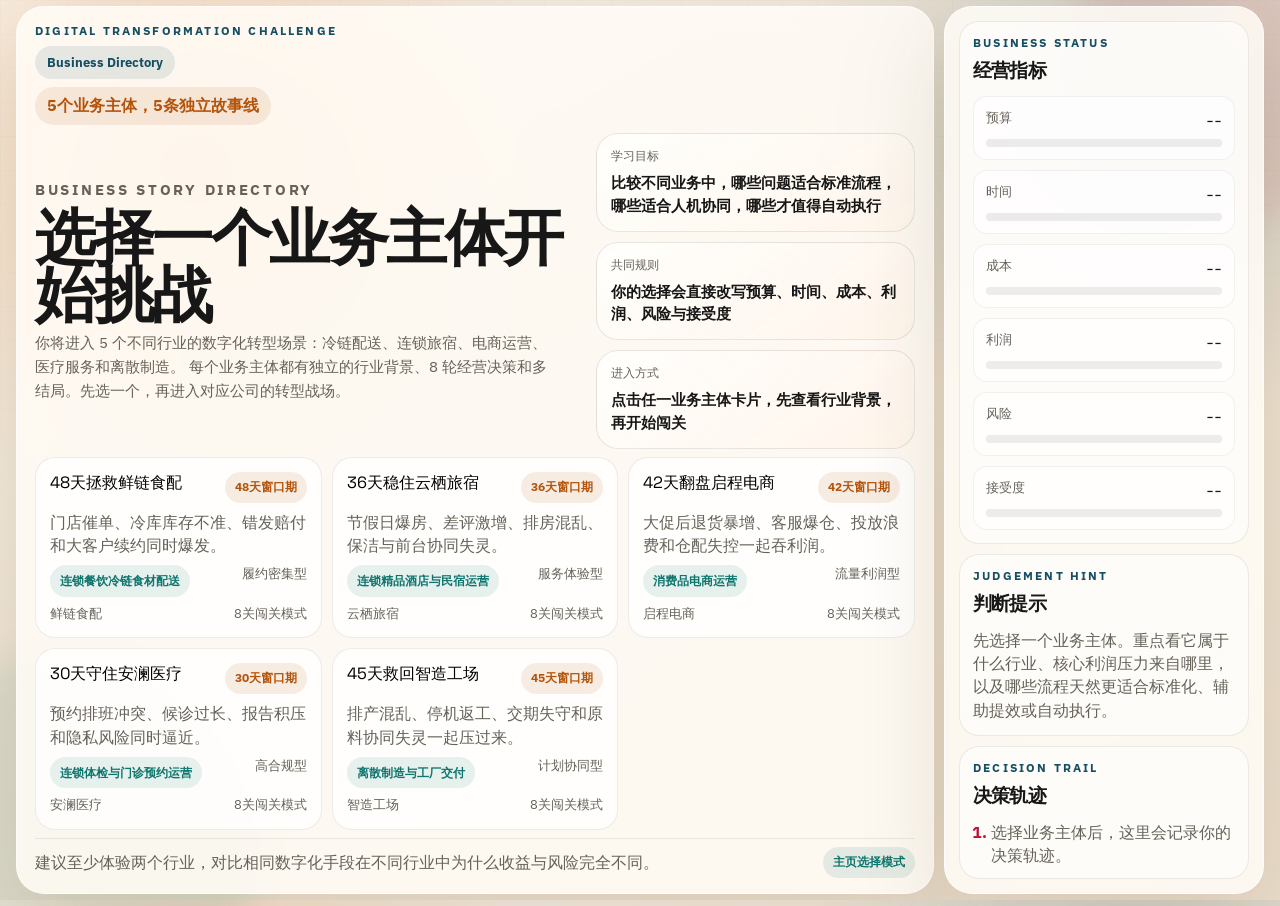
<file: index.html>
﻿<!DOCTYPE html>
<html lang="zh-CN">
<head>
  <meta charset="UTF-8">
  <meta name="viewport" content="width=device-width, initial-scale=1.0">
  <title>数字化转型业务挑战</title>
  <meta name="description" content="5个不同行业业务主体的数字化转型互动闯关网页，用故事线理解 SOP、AI workflow 与 agentic workflow。">
  <link rel="preconnect" href="https://fonts.googleapis.com">
  <link rel="preconnect" href="https://fonts.gstatic.com" crossorigin>
  <link href="https://fonts.googleapis.com/css2?family=IBM+Plex+Sans:wght@400;500;600;700&family=Space+Grotesk:wght@500;700&display=swap" rel="stylesheet">
  <link rel="stylesheet" href="styles.css">
</head>
<body>
  <div class="backdrop backdrop-a"></div>
  <div class="backdrop backdrop-b"></div>

  <main class="app-shell">
    <section id="stage" class="stage card" aria-live="polite">
      <div class="stage-frame">
        <div class="stage-header">
          <div>
            <p class="eyebrow">Digital Transformation Challenge</p>
            <div id="page-progress" class="page-progress">Business Directory</div>
          </div>
          <div class="header-actions">
            <button id="home-ghost" class="ghost-button hidden" type="button">返回主页</button>
            <button id="restart-ghost" class="ghost-button hidden" type="button">重新开始</button>
          </div>
        </div>

        <div id="stage-content" class="stage-content"></div>
      </div>
    </section>

    <aside class="sidebar card">
      <section class="sidebar-block metrics-block">
        <div class="block-heading">
          <p class="eyebrow">Business Status</p>
          <h2>经营指标</h2>
        </div>
        <div id="metrics" class="metrics-list"></div>
      </section>

      <section class="sidebar-block guidance-block">
        <div class="block-heading">
          <p class="eyebrow">Judgement Hint</p>
          <h2>判断提示</h2>
        </div>
        <div id="guidance" class="guidance-box">先选择一个业务主体，再进入对应行业的数字化转型挑战。</div>
      </section>

      <section class="sidebar-block history-block">
        <div class="block-heading">
          <p class="eyebrow">Decision Trail</p>
          <h2>决策轨迹</h2>
        </div>
        <ol id="history-list" class="history-list"></ol>
      </section>
    </aside>
  </main>

  <div id="ending-modal" class="ending-modal hidden" role="dialog" aria-modal="true" aria-labelledby="ending-title">
    <div class="ending-card">
      <p class="eyebrow">Final Outcome</p>
      <h2 id="ending-title"></h2>
      <p id="ending-body" class="ending-body"></p>
      <div id="ending-summary" class="ending-summary"></div>
      <div class="ending-actions">
        <button id="restart-button" class="primary-button" type="button">再挑战一次</button>
      </div>
    </div>
  </div>

  <script src="story-data.js"></script>
  <script src="app.js"></script>
</body>
</html>
</file>
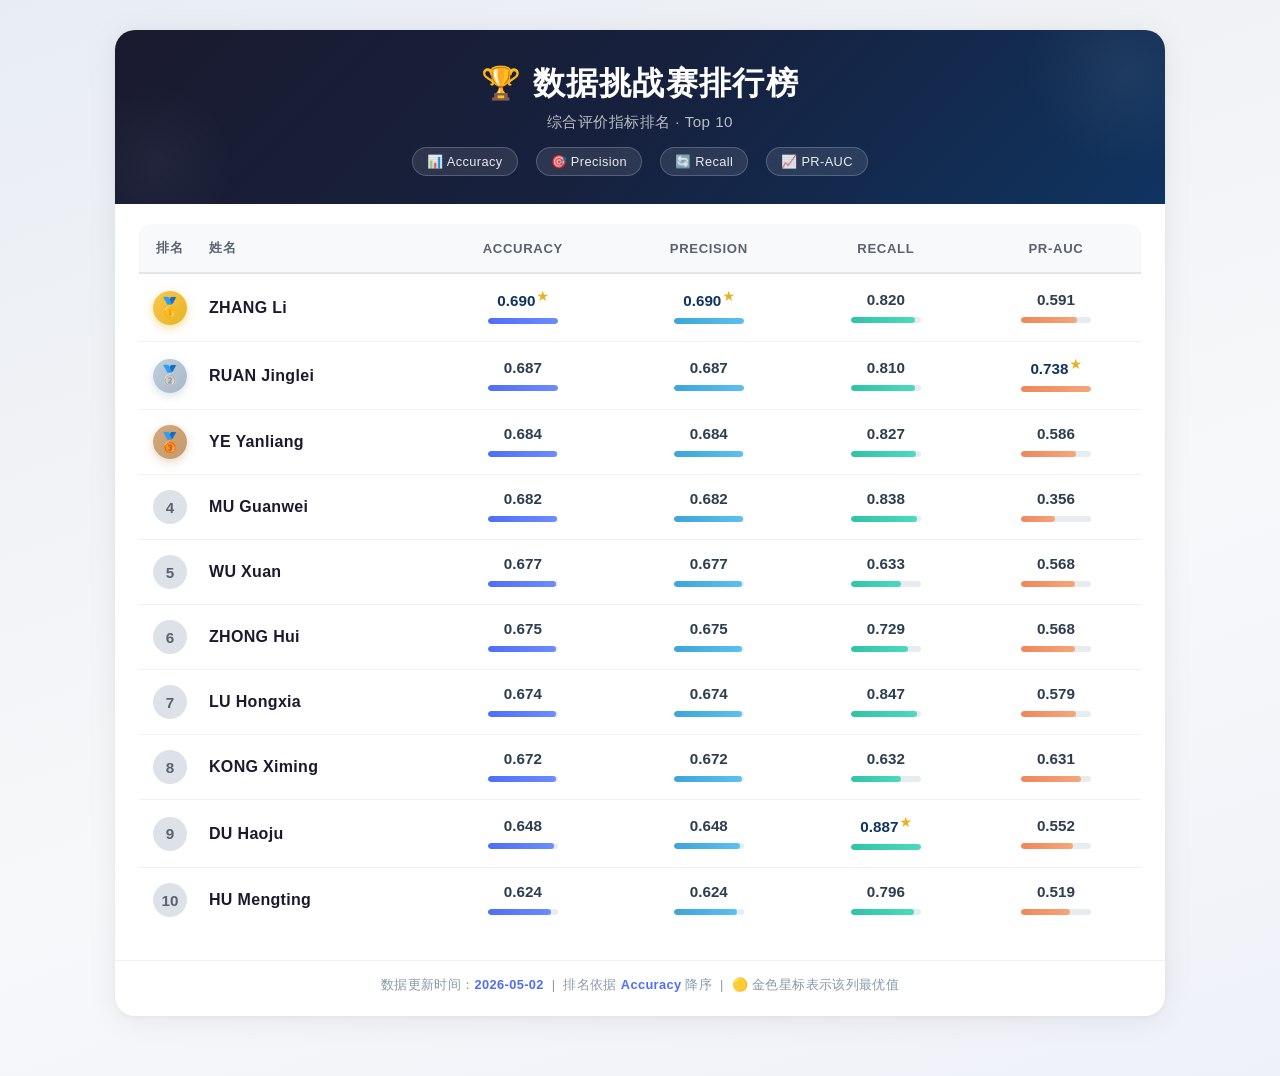
<file: rank/index.html>
<!DOCTYPE html>
<html lang="zh-CN">
<head>
    <meta charset="UTF-8">
    <meta name="viewport" content="width=device-width, initial-scale=1.0">
    <title>排名榜单 - 预测排行榜</title>
    <style>
        :root {
            --bg: #f0f2f5;
            --card-bg: #ffffff;
            --text: #1a1a2e;
            --text-secondary: #555;
            --gold: #e6b422;
            -<answer tablet 拉高-normal，纵向阅读时保持完整视图>
            --silver: #a8b8c8;
            --bronze: #c49a6c;
            --accent: #4f6ef7;
            --accent-light: #eef1ff;
            --bar-bg: #e8ecf1;
            --border: #e2e6ea;
            --shadow: 0 2px 12px rgba(0, 0, 0, 0.06);
            --shadow-hover: 0 8px 28px rgba(0, 0, 0, 0.10);
            --radius: 14px;
            --transition: 0.25s cubic-bezier(0.4, 0, 0.2, 1);
        }

        * {
            margin: 0;
            padding: 0;
            box-sizing: border-box;
        }

        body {
            font-family: 'Inter', 'Segoe UI', 'PingFang SC', 'Microsoft YaHei', 'Helvetica Neue', sans-serif;
            background: linear-gradient(160deg, #e8edf5 0%, #f0f2f5 30%, #f7f8fa 60%, #eef1f8 100%);
            min-height: 100vh;
            display: flex;
            justify-content: center;
            align-items: flex-start;
            padding: 30px 16px 60px;
            -webkit-font-smoothing: antialiased;
        }

        .container {
            width: 100%;
            max-width: 1050px;
            background: var(--card-bg);
            border-radius: 20px;
            box-shadow: 0 4px 32px rgba(0, 0, 0, 0.07), 0 1px 4px rgba(0, 0, 0, 0.04);
            overflow: hidden;
        }

        /* Header */
        .header {
            background: linear-gradient(135deg, #1a1a2e 0%, #16213e 50%, #0f3460 100%);
            padding: 32px 36px 28px;
            text-align: center;
            position: relative;
            overflow: hidden;
        }
        .header::before {
            content: '';
            position: absolute;
            top: -60px;
            right: -60px;
            width: 200px;
            height: 200px;
            background: radial-gradient(circle, rgba(255, 255, 255, 0.06) 0%, transparent 70%);
            border-radius: 50%;
            pointer-events: none;
        }
        .header::after {
            content: '';
            position: absolute;
            bottom: -40px;
            left: -40px;
            width: 160px;
            height: 160px;
            background: radial-gradient(circle, rgba(255, 255, 255, 0.04) 0%, transparent 70%);
            border-radius: 50%;
            pointer-events: none;
        }
        .header h1 {
            font-size: 2rem;
            font-weight: 700;
            color: #ffffff;
            letter-spacing: 0.04em;
            position: relative;
            z-index: 1;
            margin-bottom: 6px;
        }
        .header .subtitle {
            font-size: 0.95rem;
            color: rgba(255, 255, 255, 0.7);
            font-weight: 400;
            letter-spacing: 0.03em;
            position: relative;
            z-index: 1;
        }
        .header .badge-row {
            display: flex;
            justify-content: center;
            gap: 18px;
            margin-top: 14px;
            flex-wrap: wrap;
            position: relative;
            z-index: 1;
        }
        .header .metric-badge {
            background: rgba(255, 255, 255, 0.1);
            border: 1px solid rgba(255, 255, 255, 0.2);
            color: rgba(255, 255, 255, 0.9);
            padding: 6px 14px;
            border-radius: 20px;
            font-size: 0.8rem;
            font-weight: 500;
            letter-spacing: 0.03em;
            backdrop-filter: blur(4px);
            transition: var(--transition);
        }
        .header .metric-badge:hover {
            background: rgba(255, 255, 255, 0.18);
            border-color: rgba(255, 255, 255, 0.35);
        }

        /* Table wrapper */
        .table-wrapper {
            padding: 20px 24px 28px;
            overflow-x: auto;
            -webkit-overflow-scrolling: touch;
        }

        table {
            width: 100%;
            border-collapse: collapse;
            min-width: 720px;
            font-size: 0.95rem;
        }

        thead th {
            background: #f8f9fb;
            padding: 15px 14px;
            text-align: center;
            font-weight: 650;
            font-size: 0.82rem;
            text-transform: uppercase;
            letter-spacing: 0.05em;
            color: #5a6270;
            border-bottom: 2px solid #e2e6ea;
            white-space: nowrap;
            position: sticky;
            top: 0;
            z-index: 2;
        }
        thead th:first-child {
            text-align: center;
            width: 50px;
            border-radius: 10px 0 0 0;
        }
        thead th:nth-child(2) {
            text-align: left;
            padding-left: 8px;
        }
        thead th:last-child {
            border-radius: 0 10px 0 0;
        }

        tbody tr {
            transition: var(--transition);
            border-bottom: 1px solid #f0f2f5;
        }
        tbody tr:hover {
            background: #fafbfd;
            box-shadow: var(--shadow-hover);
            transform: translateY(-1px);
            position: relative;
            z-index: 1;
            border-radius: 10px;
            outline: 1px solid #e8ecf5;
        }
        tbody tr:last-child {
            border-bottom: none;
        }

        tbody td {
            padding: 15px 14px;
            text-align: center;
            vertical-align: middle;
            transition: var(--transition);
        }
        tbody td.rank-cell {
            font-weight: 700;
            font-size: 1.1rem;
            width: 50px;
        }
        tbody td.name-cell {
            text-align: left;
            font-weight: 600;
            font-size: 1rem;
            color: var(--text);
            letter-spacing: 0.02em;
            padding-left: 8px;
            white-space: nowrap;
        }

        /* Rank medals */
        .rank-icon {
            display: inline-flex;
            align-items: center;
            justify-content: center;
            width: 34px;
            height: 34px;
            border-radius: 50%;
            font-weight: 700;
            font-size: 1rem;
            color: #fff;
            flex-shrink: 0;
        }
        .rank-1 {
            background: linear-gradient(135deg, #f9c74f 0%, #e6b422 100%);
            box-shadow: 0 3px 10px rgba(230, 180, 34, 0.45);
            font-size: 1.2rem;
        }
        .rank-2 {
            background: linear-gradient(135deg, #c0cfde 0%, #a8b8c8 100%);
            box-shadow: 0 3px 10px rgba(168, 184, 200, 0.4);
            font-size: 1.2rem;
        }
        .rank-3 {
            background: linear-gradient(135deg, #d4a87c 0%, #c49a6c 100%);
            box-shadow: 0 3px 10px rgba(196, 154, 108, 0.4);
            font-size: 1.2rem;
        }
        .rank-other {
            background: #dde1e8;
            color: #5a6270;
            box-shadow: none;
            font-size: 0.95rem;
        }

        /* Metric values */
        .metric-value {
            font-weight: 600;
            font-size: 0.95rem;
            color: #2c3e50;
            display: block;
        }
        .metric-bar-wrap {
            display: inline-block;
            width: 70px;
            height: 6px;
            background: var(--bar-bg);
            border-radius: 10px;
            margin-top: 4px;
            overflow: hidden;
            vertical-align: middle;
        }
        .metric-bar-fill {
            height: 100%;
            border-radius: 10px;
            transition: width 0.5s ease;
        }
        .bar-accuracy {
            background: linear-gradient(90deg, #4f6ef7, #6c8cff);
        }
        .bar-precision {
            background: linear-gradient(90deg, #3da5d9, #5cc0f0);
        }
        .bar-recall {
            background: linear-gradient(90deg, #2ec4a7, #4dd9bf);
        }
        .bar-prauc {
            background: linear-gradient(90deg, #f0865a, #f5a67a);
        }

        /* Highlight best in column */
        .best-in-col {
            position: relative;
        }
        .best-in-col .metric-value {
            color: #0f3460;
            font-weight: 750;
        }
        .best-star {
            display: inline-block;
            color: #e6b422;
            font-size: 0.7rem;
            margin-left: 2px;
            vertical-align: super;
        }

        /* Footer note */
        .footer-note {
            text-align: center;
            padding: 16px 24px 22px;
            color: #8899aa;
            font-size: 0.8rem;
            letter-spacing: 0.03em;
            border-top: 1px solid #f0f2f5;
        }
        .footer-note span {
            color: #4f6ef7;
            font-weight: 600;
        }

        /* Responsive */
        @media (max-width: 768px) {
            .header {
                padding: 24px 18px 20px;
            }
            .header h1 {
                font-size: 1.5rem;
            }
            .table-wrapper {
                padding: 12px 8px 20px;
            }
            table {
                min-width: 600px;
                font-size: 0.82rem;
            }
            thead th {
                padding: 10px 6px;
                font-size: 0.7rem;
            }
            tbody td {
                padding: 10px 6px;
            }
            .metric-bar-wrap {
                width: 50px;
            }
            .rank-icon {
                width: 28px;
                height: 28px;
                font-size: 0.85rem;
            }
            .rank-1,
            .rank-2,
            .rank-3 {
                font-size: 1rem;
            }
        }
    </style>
</head>
<body>
    <div class="container">
        <!-- Header -->
        <div class="header">
            <h1>🏆 数据挑战赛排行榜</h1>
            <p class="subtitle">综合评价指标排名 · Top 10</p>
            <div class="badge-row">
                <span class="metric-badge">📊 Accuracy</span>
                <span class="metric-badge">🎯 Precision</span>
                <span class="metric-badge">🔄 Recall</span>
                <span class="metric-badge">📈 PR-AUC</span>
            </div>
        </div>

        <!-- Table -->
        <div class="table-wrapper">
            <table>
                <thead>
                    <tr>
                        <th>排名</th>
                        <th>姓名</th>
                        <th>Accuracy</th>
                        <th>Precision</th>
                        <th>Recall</th>
                        <th>PR-AUC</th>
                    </tr>
                </thead>
                <tbody id="table-body">
                    <!-- JavaScript 动态生成 -->
                </tbody>
            </table>
        </div>

        <!-- Footer -->
        <div class="footer-note">
            数据更新时间：<span>2026-05-02</span> &nbsp;|&nbsp;
            排名依据 <span>Accuracy</span> 降序 &nbsp;|&nbsp;
            🟡 金色星标表示该列最优值
        </div>
    </div>

    <script>
        // 原始数据（按 Accuracy 降序排列）
        const data = [
            { name: "ZHANG Li", accuracy: 0.690, precision: 0.690, recall: 0.820, prAuc: 0.591 },
            { name: "RUAN Jinglei", accuracy: 0.687, precision: 0.687, recall: 0.810, prAuc: 0.738 },
            { name: "YE Yanliang", accuracy: 0.684, precision: 0.684, recall: 0.827, prAuc: 0.586 },
            { name: "MU Guanwei", accuracy: 0.682, precision: 0.682, recall: 0.838, prAuc: 0.356 },
            { name: "WU Xuan", accuracy: 0.677, precision: 0.677, recall: 0.633, prAuc: 0.568 },
            { name: "ZHONG Hui", accuracy: 0.675, precision: 0.675, recall: 0.729, prAuc: 0.568 },
            { name: "LU Hongxia", accuracy: 0.674, precision: 0.674, recall: 0.847, prAuc: 0.579 },
            { name: "KONG Ximing", accuracy: 0.672, precision: 0.672, recall: 0.632, prAuc: 0.631 },
            { name: "DU Haoju", accuracy: 0.648, precision: 0.648, recall: 0.887, prAuc: 0.552 },
            { name: "HU Mengting", accuracy: 0.624, precision: 0.624, recall: 0.796, prAuc: 0.519 }
        ];

        // 找出每列最大值
        const maxAccuracy = Math.max(...data.map(d => d.accuracy));
        const maxPrecision = Math.max(...data.map(d => d.precision));
        const maxRecall = Math.max(...data.map(d => d.recall));
        const maxPrAuc = Math.max(...data.map(d => d.prAuc));

        // 获取排名图标类名
        function getRankClass(rank) {
            if (rank === 1) return 'rank-1';
            if (rank === 2) return 'rank-2';
            if (rank === 3) return 'rank-3';
            return 'rank-other';
        }

        // 获取排名图标文字
        function getRankIcon(rank) {
            if (rank === 1) return '🥇';
            if (rank === 2) return '🥈';
            if (rank === 3) return '🥉';
            return rank;
        }

        // 生成条形图宽度百分比（基于该列最大值）
        function getBarWidth(value, max) {
            return Math.round((value / max) * 100);
        }

        // 判断是否为该列最大值
        function isBest(value, max) {
            return Math.abs(value - max) < 0.0001;
        }

        // 构建表格行
        function buildTableBody() {
            const tbody = document.getElementById('table-body');
            let html = '';

            data.forEach((person, index) => {
                const rank = index + 1;
                const rankClass = getRankClass(rank);
                const rankIcon = getRankIcon(rank);

                const accBest = isBest(person.accuracy, maxAccuracy);
                const precBest = isBest(person.precision, maxPrecision);
                const recBest = isBest(person.recall, maxRecall);
                const praucBest = isBest(person.prAuc, maxPrAuc);

                html += `
                    <tr>
                        <td class="rank-cell">
                            <span class="rank-icon ${rankClass}">${rankIcon}</span>
                        </td>
                        <td class="name-cell">${person.name}</td>
                        <td class="${accBest ? 'best-in-col' : ''}">
                            <span class="metric-value">${person.accuracy.toFixed(3)}${accBest ? '<span class="best-star" title="最优">★</span>' : ''}</span>
                            <div class="metric-bar-wrap">
                                <div class="metric-bar-fill bar-accuracy" style="width:${getBarWidth(person.accuracy, maxAccuracy)}%;"></div>
                            </div>
                        </td>
                        <td class="${precBest ? 'best-in-col' : ''}">
                            <span class="metric-value">${person.precision.toFixed(3)}${precBest ? '<span class="best-star" title="最优">★</span>' : ''}</span>
                            <div class="metric-bar-wrap">
                                <div class="metric-bar-fill bar-precision" style="width:${getBarWidth(person.precision, maxPrecision)}%;"></div>
                            </div>
                        </td>
                        <td class="${recBest ? 'best-in-col' : ''}">
                            <span class="metric-value">${person.recall.toFixed(3)}${recBest ? '<span class="best-star" title="最优">★</span>' : ''}</span>
                            <div class="metric-bar-wrap">
                                <div class="metric-bar-fill bar-recall" style="width:${getBarWidth(person.recall, maxRecall)}%;"></div>
                            </div>
                        </td>
                        <td class="${praucBest ? 'best-in-col' : ''}">
                            <span class="metric-value">${person.prAuc.toFixed(3)}${praucBest ? '<span class="best-star" title="最优">★</span>' : ''}</span>
                            <div class="metric-bar-wrap">
                                <div class="metric-bar-fill bar-prauc" style="width:${getBarWidth(person.prAuc, maxPrAuc)}%;"></div>
                            </div>
                        </td>
                    </tr>
                `;
            });

            tbody.innerHTML = html;
        }

        // 页面加载完成后构建表格
        document.addEventListener('DOMContentLoaded', buildTableBody);
    </script>
</body>
</html>
</file>
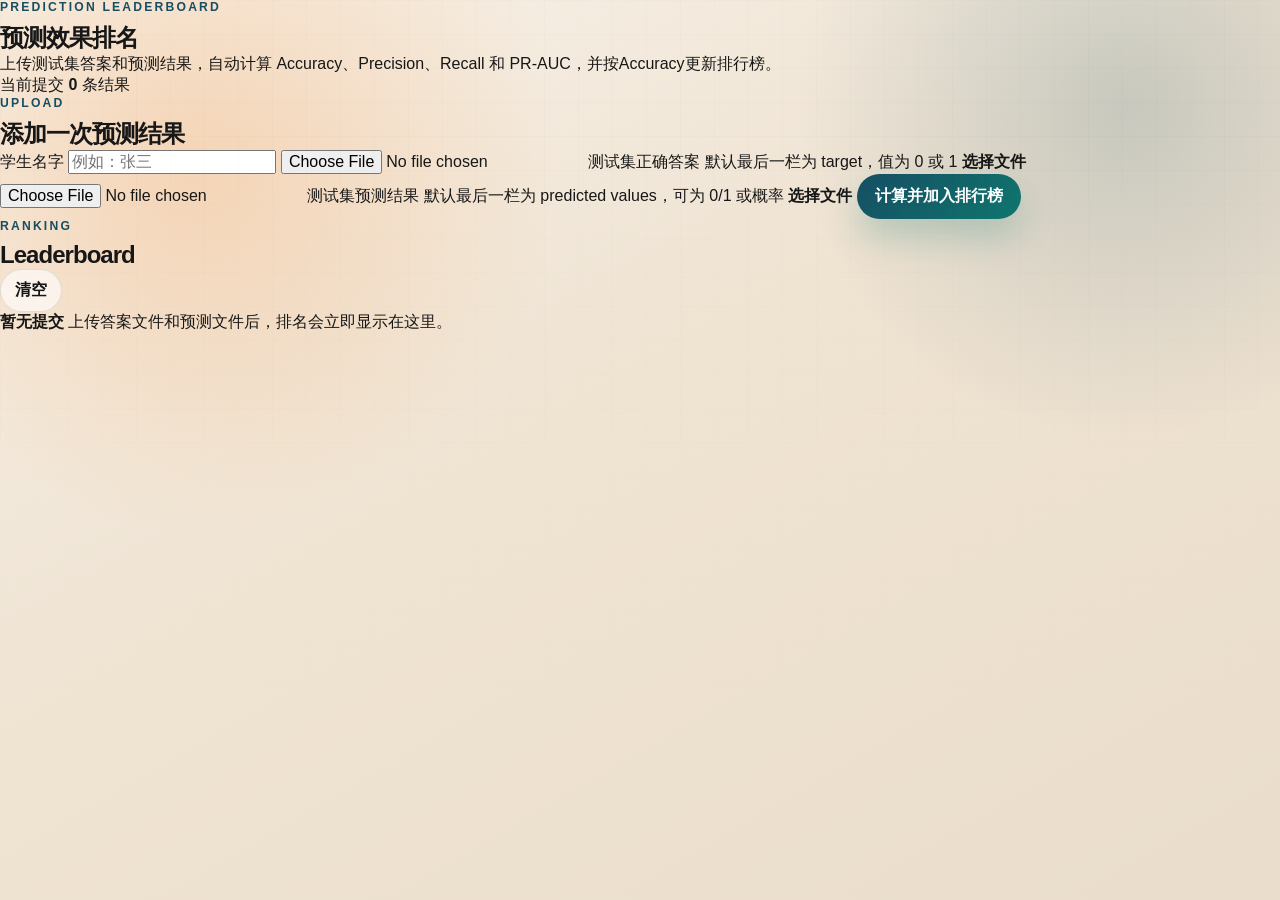
<file: index_rank.html>
<!doctype html>
<html lang="zh-CN">
  <head>
    <meta charset="utf-8" />
    <meta name="viewport" content="width=device-width, initial-scale=1" />
    <title>预测效果排行榜</title>
    <link rel="stylesheet" href="styles.css" />
  </head>
  <body>
    <main class="shell">
      <section class="hero" aria-labelledby="page-title">
        <div>
          <p class="eyebrow">Prediction Leaderboard</p>
          <h1 id="page-title">预测效果排名</h1>
          <p class="intro">
            上传测试集答案和预测结果，自动计算 Accuracy、Precision、Recall 和 PR-AUC，并按Accuracy更新排行榜。
          </p>
        </div>
        <div class="hero-panel" aria-label="当前排行榜摘要">
          <span class="panel-label">当前提交</span>
          <strong id="submissionCount">0</strong>
          <span>条结果</span>
        </div>
      </section>

      <section class="workspace" aria-label="上传与排行榜">
        <form id="uploadForm" class="upload-card">
          <div class="section-heading">
            <p class="eyebrow">Upload</p>
            <h2>添加一次预测结果</h2>
          </div>

          <label class="field">
            <span>学生名字</span>
            <input id="studentName" name="studentName" type="text" placeholder="例如：张三" autocomplete="off" required />
          </label>

          <label class="file-field" for="truthFile">
            <input id="truthFile" name="truthFile" type="file" accept=".csv,.tsv,.txt" required />
            <span class="file-title">测试集正确答案</span>
            <span class="file-help">默认最后一栏为 target，值为 0 或 1</span>
            <strong id="truthFileName">选择文件</strong>
          </label>

          <label class="file-field" for="predictionFile">
            <input id="predictionFile" name="predictionFile" type="file" accept=".csv,.tsv,.txt" required />
            <span class="file-title">测试集预测结果</span>
            <span class="file-help">默认最后一栏为 predicted values，可为 0/1 或概率</span>
            <strong id="predictionFileName">选择文件</strong>
          </label>

          <button class="primary-button" type="submit">计算并加入排行榜</button>
          <p id="statusMessage" class="status" role="status" aria-live="polite"></p>
        </form>

        <section class="leaderboard" aria-labelledby="leaderboard-title">
          <div class="leaderboard-top">
            <div>
              <p class="eyebrow">Ranking</p>
              <h2 id="leaderboard-title">Leaderboard</h2>
            </div>
            <button id="clearButton" class="ghost-button" type="button">清空</button>
          </div>

          <div id="emptyState" class="empty-state">
            <strong>暂无提交</strong>
            <span>上传答案文件和预测文件后，排名会立即显示在这里。</span>
          </div>

          <div id="rankingList" class="ranking-list" aria-live="polite"></div>
        </section>
      </section>
    </main>

    <template id="rankingTemplate">
      <article class="rank-row">
        <div class="rank-meta">
          <span class="rank-number"></span>
          <div>
            <h3 class="rank-name"></h3>
            <p class="rank-score"></p>
          </div>
        </div>
        <div class="bar-track" aria-hidden="true">
          <span class="bar-fill"></span>
        </div>
        <dl class="metric-grid">
          <div>
            <dt>Accuracy</dt>
            <dd class="metric-accuracy"></dd>
          </div>
          <div>
            <dt>Precision</dt>
            <dd class="metric-precision"></dd>
          </div>
          <div>
            <dt>Recall</dt>
            <dd class="metric-recall"></dd>
          </div>
          <div>
            <dt>PR-AUC</dt>
            <dd class="metric-prauc"></dd>
          </div>
        </dl>
      </article>
    </template>

    <script src="app.js"></script>
  </body>
</html>
</file>
<file: styles.css>
﻿:root {
  --bg: #f2ebe1;
  --bg-deep: #eadcc8;
  --ink: #171717;
  --muted: #666259;
  --line: rgba(23, 23, 23, 0.1);
  --card: rgba(255, 252, 246, 0.86);
  --teal: #0f766e;
  --brick: #b45309;
  --rose: #be123c;
  --navy: #164e63;
  --shadow: 0 28px 90px rgba(67, 46, 20, 0.12);
  --radius-xl: 28px;
  --radius-lg: 22px;
  --radius-md: 16px;
}

* {
  box-sizing: border-box;
}

html,
body {
  height: 100%;
}

body {
  margin: 0;
  overflow: hidden;
  font-family: "IBM Plex Sans", sans-serif;
  color: var(--ink);
  background:
    radial-gradient(circle at 15% 18%, rgba(244, 164, 96, 0.34), transparent 28%),
    radial-gradient(circle at 88% 12%, rgba(22, 78, 99, 0.18), transparent 24%),
    linear-gradient(150deg, #f8f3eb 0%, #efe3d2 45%, #eaddcb 100%);
  position: relative;
}

body::before {
  content: "";
  position: fixed;
  inset: 0;
  pointer-events: none;
  background-image:
    linear-gradient(rgba(23, 23, 23, 0.025) 1px, transparent 1px),
    linear-gradient(90deg, rgba(23, 23, 23, 0.025) 1px, transparent 1px);
  background-size: 34px 34px;
  mask-image: linear-gradient(to bottom, rgba(0, 0, 0, 0.55), transparent 90%);
}

.backdrop {
  position: fixed;
  border-radius: 50%;
  filter: blur(18px);
  opacity: 0.7;
  pointer-events: none;
}

.backdrop-a {
  width: 300px;
  height: 300px;
  top: -70px;
  right: -80px;
  background: rgba(190, 18, 60, 0.12);
}

.backdrop-b {
  width: 380px;
  height: 380px;
  left: -120px;
  bottom: -130px;
  background: rgba(15, 118, 110, 0.12);
}

button,
input,
textarea,
select {
  font: inherit;
}

h1,
h2,
h3 {
  margin: 0;
  font-family: "Space Grotesk", sans-serif;
  letter-spacing: -0.04em;
}

p {
  margin: 0;
}

.eyebrow {
  margin: 0 0 8px;
  font-size: 0.76rem;
  font-weight: 700;
  text-transform: uppercase;
  letter-spacing: 0.18em;
  color: var(--navy);
}

.card {
  background: var(--card);
  border: 1px solid rgba(255, 255, 255, 0.66);
  border-radius: var(--radius-xl);
  box-shadow: var(--shadow);
  backdrop-filter: blur(14px);
}

.app-shell {
  position: relative;
  z-index: 1;
  width: min(1280px, calc(100vw - 32px));
  height: calc(100dvh - 12px);
  margin: 6px auto;
  display: grid;
  grid-template-columns: minmax(0, 1fr) 320px;
  gap: 10px;
}

.stage,
.sidebar {
  min-height: 0;
}

.stage {
  overflow: hidden;
}

.stage-frame {
  height: 100%;
  padding: 16px 18px 16px;
  display: grid;
  grid-template-rows: auto minmax(0, 1fr);
  gap: 8px;
}

.stage-header {
  display: flex;
  align-items: flex-start;
  justify-content: space-between;
  gap: 10px;
}

.header-actions {
  display: flex;
  gap: 10px;
  flex-wrap: wrap;
  justify-content: flex-end;
}

.page-progress {
  display: inline-flex;
  align-items: center;
  padding: 8px 12px;
  border-radius: 999px;
  background: rgba(22, 78, 99, 0.1);
  color: var(--navy);
  font-size: 0.8rem;
  font-weight: 700;
}

.ghost-button,
.primary-button,
.option-card,
.subject-card {
  transition: transform 180ms ease, box-shadow 180ms ease, border-color 180ms ease, opacity 180ms ease;
}

.ghost-button {
  border: 1px solid var(--line);
  border-radius: 999px;
  background: rgba(255, 255, 255, 0.62);
  color: var(--ink);
  font-weight: 700;
  padding: 10px 14px;
  cursor: pointer;
}

.primary-button {
  border: 0;
  border-radius: 999px;
  padding: 12px 18px;
  background: linear-gradient(135deg, var(--navy), var(--teal));
  color: #fff;
  font-weight: 700;
  cursor: pointer;
  box-shadow: 0 18px 34px rgba(15, 118, 110, 0.22);
}

.ghost-button:hover,
.ghost-button:focus-visible,
.primary-button:hover,
.primary-button:focus-visible,
.option-card:hover,
.option-card:focus-visible,
.subject-card:hover,
.subject-card:focus-visible {
  transform: translateY(-2px);
}

.hidden {
  display: none !important;
}

.stage-content {
  height: 100%;
  display: grid;
  align-items: stretch;
}

.stage-screen {
  height: 100%;
  display: grid;
  grid-template-rows: auto auto minmax(0, 1fr) auto;
  gap: 8px;
  opacity: 1;
  transform: translateX(0);
  transition: opacity 320ms ease, transform 320ms ease;
}

.stage.is-switching .stage-screen {
  opacity: 0;
  transform: translateX(34px);
}

.cover-screen {
  grid-template-rows: auto 1fr auto;
}

.cover-kicker {
  display: inline-flex;
  align-items: center;
  gap: 10px;
  padding: 8px 12px;
  border-radius: 999px;
  width: fit-content;
  background: rgba(180, 83, 9, 0.1);
  color: var(--brick);
  font-weight: 700;
}

.cover-body {
  display: grid;
  grid-template-columns: 1.35fr 0.78fr;
  gap: 10px;
  min-height: 0;
}

.cover-copy,
.cover-brief,
.home-copy,
.home-brief {
  min-height: 0;
}

.cover-copy,
.home-copy {
  display: flex;
  flex-direction: column;
  justify-content: center;
  gap: 8px;
}

.cover-copy h1,
.home-copy h1 {
  font-size: clamp(2.4rem, 4.8vw, 4.2rem);
  line-height: 0.92;
}

.cover-copy p,
.home-copy p {
  max-width: 58ch;
  color: var(--muted);
  line-height: 1.6;
  font-size: 0.94rem;
}

.cover-brief {
  display: grid;
  gap: 10px;
  align-content: center;
}

.brief-card {
  padding: 14px;
  border-radius: var(--radius-lg);
  background: linear-gradient(145deg, rgba(255, 255, 255, 0.82), rgba(255, 244, 232, 0.72));
  border: 1px solid var(--line);
}

.brief-label {
  display: block;
  margin-bottom: 6px;
  color: var(--muted);
  font-size: 0.76rem;
}

.brief-value {
  font-weight: 700;
  font-size: 0.95rem;
  line-height: 1.5;
}

.cover-actions,
.home-actions {
  display: flex;
  align-items: center;
  justify-content: space-between;
  gap: 10px;
  padding-top: 8px;
  border-top: 1px solid rgba(23, 23, 23, 0.08);
}

.cover-tip,
.home-tip {
  color: var(--muted);
  line-height: 1.6;
}

.home-layout {
  display: grid;
  grid-template-rows: auto auto minmax(0, 1fr) auto;
  gap: 8px;
  height: 100%;
}

.subject-grid {
  display: grid;
  grid-template-columns: repeat(3, minmax(0, 1fr));
  gap: 10px;
  min-height: 0;
}

.subject-card {
  display: grid;
  grid-template-rows: auto auto 1fr auto;
  gap: 8px;
  text-align: left;
  width: 100%;
  padding: 14px;
  border-radius: 20px;
  border: 1px solid rgba(23, 23, 23, 0.08);
  background: rgba(255, 255, 255, 0.82);
  cursor: pointer;
}

.subject-card:hover,
.subject-card:focus-visible {
  border-color: rgba(22, 78, 99, 0.24);
  box-shadow: 0 18px 36px rgba(61, 42, 20, 0.08);
}

.subject-topline,
.subject-meta,
.round-topline,
.panel-heading,
.round-footer {
  display: flex;
  justify-content: space-between;
  align-items: flex-start;
  gap: 8px;
}

.subject-name {
  font-family: "Space Grotesk", sans-serif;
  font-size: 1.02rem;
}

.subject-tag,
.scene-pill,
.subject-pill {
  display: inline-flex;
  align-items: center;
  padding: 7px 10px;
  border-radius: 999px;
  font-size: 0.76rem;
  font-weight: 700;
}

.subject-tag {
  background: rgba(180, 83, 9, 0.1);
  color: var(--brick);
}

.subject-desc,
.subject-meta,
.round-subtitle,
.option-desc,
.dialogue-line,
.guidance-box,
.history-list,
.round-note {
  color: var(--muted);
  line-height: 1.45;
}

.subject-meta {
  flex-wrap: wrap;
  font-size: 0.8rem;
}

.subject-pill {
  background: rgba(15, 118, 110, 0.1);
  color: var(--teal);
}

.round-title {
  font-size: clamp(1.8rem, 3vw, 3rem);
  line-height: 1.04;
}

.scene-pill {
  background: rgba(15, 118, 110, 0.1);
  color: var(--teal);
}

.story-body {
  min-height: 0;
  display: grid;
  grid-template-columns: minmax(0, 1.06fr) minmax(0, 0.94fr);
  gap: 8px;
}

.dialogue-panel,
.options-panel {
  min-height: 0;
  padding: 14px;
  border-radius: var(--radius-lg);
  border: 1px solid var(--line);
  background: rgba(255, 255, 255, 0.58);
}

.options-list,
.dialogue-list {
  display: grid;
  gap: 8px;
}

.dialogue-item {
  padding: 14px 16px;
  border-radius: var(--radius-md);
  background: rgba(255, 255, 255, 0.72);
  border: 1px solid rgba(23, 23, 23, 0.06);
}

.dialogue-speaker {
  margin-bottom: 6px;
  font-weight: 700;
  color: var(--navy);
}

.option-card {
  width: 100%;
  text-align: left;
  border: 1px solid rgba(23, 23, 23, 0.08);
  border-radius: 20px;
  padding: 14px;
  background: rgba(255, 255, 255, 0.84);
  cursor: pointer;
}

.option-card:hover,
.option-card:focus-visible {
  border-color: rgba(22, 78, 99, 0.22);
  box-shadow: 0 18px 36px rgba(61, 42, 20, 0.08);
}

.option-title {
  font-family: "Space Grotesk", sans-serif;
  font-size: 1.08rem;
  margin-bottom: 8px;
}

.sidebar {
  padding: 14px;
  display: grid;
  grid-template-rows: auto auto minmax(0, 1fr);
  gap: 10px;
}

.sidebar-block {
  min-height: 0;
  padding: 13px;
  border-radius: 20px;
  background: rgba(255, 255, 255, 0.54);
  border: 1px solid rgba(23, 23, 23, 0.08);
}

.block-heading {
  margin-bottom: 12px;
}

.block-heading h2 {
  font-size: 1.18rem;
}

.metrics-list {
  display: grid;
  gap: 10px;
}

.metric {
  padding: 12px;
  border-radius: 14px;
  background: rgba(255, 255, 255, 0.68);
  border: 1px solid rgba(23, 23, 23, 0.06);
}

.metric-row {
  display: flex;
  justify-content: space-between;
  gap: 10px;
  margin-bottom: 8px;
}

.metric-label {
  font-size: 0.8rem;
  color: var(--muted);
}

.metric-value {
  font-family: "Space Grotesk", sans-serif;
  font-size: 1.1rem;
}

.metric-bar {
  height: 8px;
  border-radius: 999px;
  overflow: hidden;
  background: rgba(23, 23, 23, 0.08);
}

.metric-fill {
  height: 100%;
  border-radius: inherit;
  transition: width 260ms ease;
}

.history-block {
  display: grid;
  grid-template-rows: auto minmax(0, 1fr);
}

.history-list {
  margin: 0;
  padding-left: 18px;
  overflow: auto;
  display: grid;
  gap: 10px;
}

.history-list li::marker {
  color: var(--rose);
  font-weight: 700;
}

.ending-modal {
  position: fixed;
  inset: 0;
  background: rgba(15, 18, 18, 0.48);
  display: grid;
  place-items: center;
  padding: 20px;
  z-index: 10;
}

.ending-card {
  width: min(720px, 100%);
  padding: 30px;
  border-radius: 28px;
  background: linear-gradient(150deg, rgba(255, 251, 244, 0.98), rgba(246, 238, 226, 0.98));
  box-shadow: 0 32px 100px rgba(20, 20, 20, 0.18);
}

.ending-body,
.ending-summary {
  color: var(--muted);
  line-height: 1.6;
}

.ending-summary {
  margin-top: 16px;
  padding: 13px;
  border-radius: 18px;
  background: rgba(255, 255, 255, 0.72);
  border: 1px solid rgba(23, 23, 23, 0.08);
}

.ending-actions {
  margin-top: 22px;
  display: flex;
  justify-content: flex-end;
}

@media (max-width: 1080px) {
  .app-shell {
    width: min(100vw - 18px, 100%);
    height: calc(100dvh - 18px);
    margin: 9px auto;
    gap: 8px;
    grid-template-columns: minmax(0, 1fr) 290px;
  }

  .cover-body,
  .story-body,
  .subject-grid {
    grid-template-columns: 1fr;
  }

  .stage-frame {
    padding: 14px;
  }
}

@media (max-width: 780px) {
  .app-shell {
    width: min(100vw - 12px, 100%);
    height: calc(100dvh - 12px);
    margin: 6px auto;
    grid-template-columns: 1fr;
    grid-template-rows: minmax(0, 1fr) 290px;
    gap: 8px;
  }

  .stage-frame {
    padding: 14px;
  }

  .stage-screen,
  .home-layout {
    gap: 8px;
  }

  .home-copy h1,
  .cover-copy h1,
  .round-title {
    font-size: clamp(1.8rem, 8vw, 2.5rem);
  }

  .cover-copy p,
  .home-copy p,
  .subject-desc,
  .subject-meta,
  .round-subtitle,
  .dialogue-line,
  .option-desc,
  .round-note,
  .cover-tip,
  .home-tip,
  .guidance-box,
  .history-list {
    font-size: 0.92rem;
    line-height: 1.55;
  }

  .header-actions,
  .panel-heading,
  .round-topline,
  .round-footer,
  .cover-actions,
  .home-actions,
  .subject-topline,
  .subject-meta {
    flex-direction: column;
    align-items: flex-start;
  }

  .dialogue-panel,
  .options-panel,
  .sidebar-block,
  .subject-card {
    padding: 14px;
  }

  .sidebar {
    padding: 10px;
    grid-template-columns: repeat(3, minmax(0, 1fr));
    grid-template-rows: 1fr;
    gap: 8px;
  }

  .sidebar-block {
    overflow: hidden;
  }

  .history-block,
  .history-list {
    min-height: 0;
    max-height: none;
  }

  .history-list {
    padding-left: 16px;
  }
}
</file>
